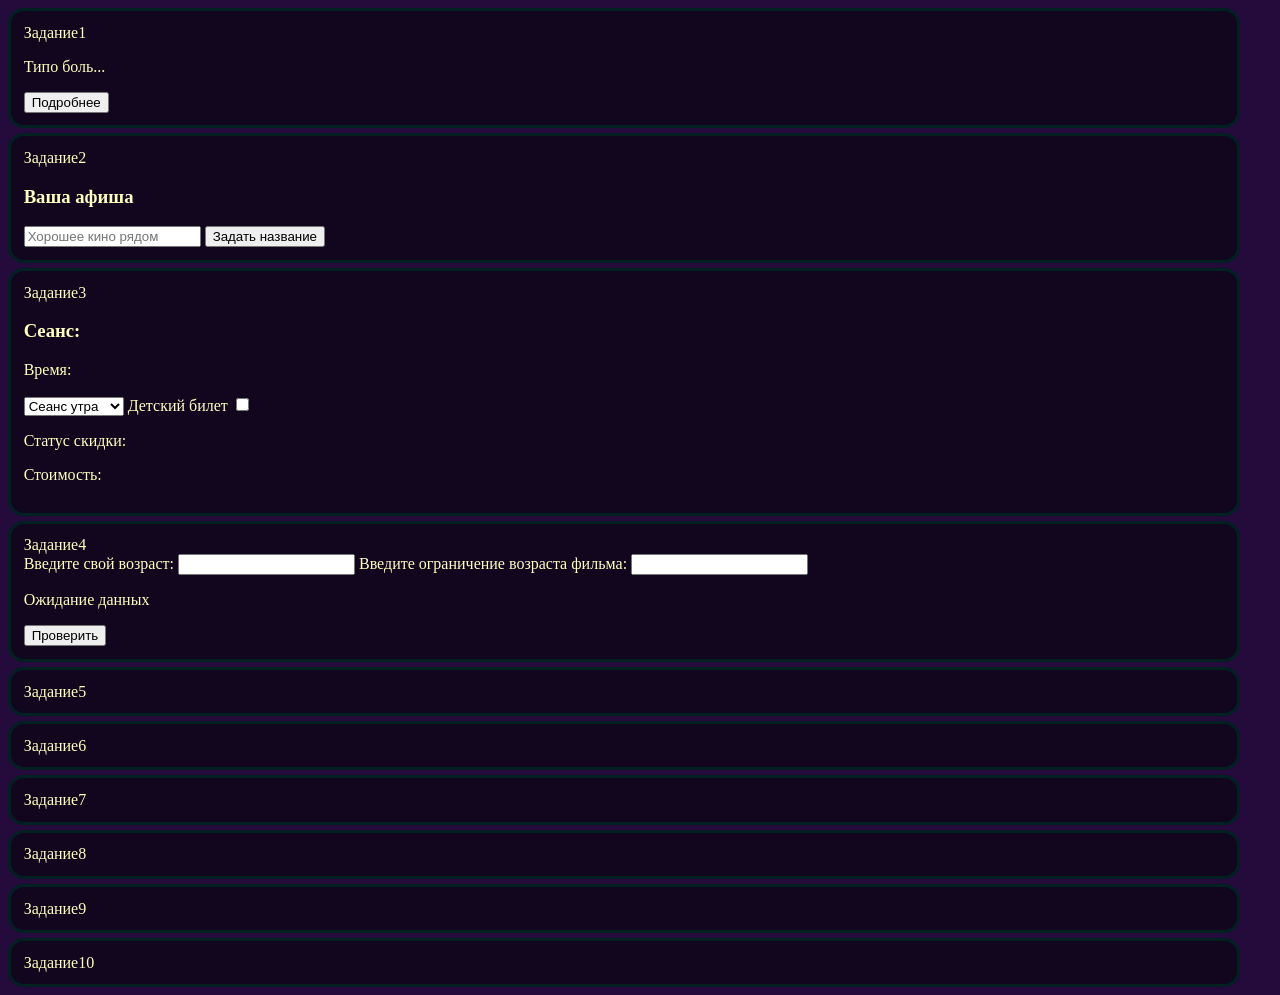
<file: 10 Задач/index.html>
<!DOCTYPE html>
<html lang="ru">
<head>
    <meta charset="UTF-8">
    <meta name="viewport" content="width=device-width, initial-scale=1.0">
    <title>Киноафиша</title>
    <link rel="stylesheet" href="./css/style.css">
    <script src="./js/app.js" defer></script>
</head>
<body>
    <section id="quest1">Задание1
        <article>
            <p id="filmDescription_q1">Описание фильма</p>
            <button id="moreInfo_q1">Подробнее</button>
        </article>
    </section>


    <section id="quest2">Задание2
        <article>
            <h1 id="title_q2">Ваша афиша</h1>
            <input type="text" name="" id="titleInput_q2" placeholder="Хорошее кино рядом">
            <button id="changeTitleBtn_q2">Задать название</button>
        </article>
    </section>


    <section id="quest3">Задание3
        <article>
            <h1 id="sFilmTitle_q3">Сеанс: </h1>
            <p id="time_q3">Время: </p>
            <select name="" id="selector_q3">
                <option value="0">Сеанс утра</option>
                <option value="1">Сеанс день</option>
                <option value="2">Сеанс вечер</option>
            </select>
            <label for="">
                Детский билет
                <input type="checkbox" name="" id="child_q3">
            </label>
            <p id="sellStatus_q3">Статус скидки: </p>
            <p id="cena_q3">Стоимость: </p>
        </article>
    </section>


    <section id="quest4">Задание4
        <article>
            <label>Введите свой возраст:
                <input type="number" name="" id="personStege_q4">
            </label>
            <label for="">Введите ограничение возраста фильмa:
                <input type="number" name="" id="filpStageLimit_q4">
            </label>
            <p id="result_q4">Ожидание данных</p>
            <button id="resultbtn_q4">Проверить</button>
        </article>
    </section>


    <section id="quest5">Задание5
        <article>

        </article>
    </section>


    <section id="quest6">Задание6
        <article>

        </article>
    </section>


    <section id="quest7">Задание7
        <article>

        </article>
    </section>


    <section id="quest8">Задание8
        <article>

        </article>
    </section>


    <section id="quest9">Задание9
        <article>

        </article>
    </section>


    <section id="quest10">Задание10
        <article>

        </article>
    </section>
</body>
</html>
</file>
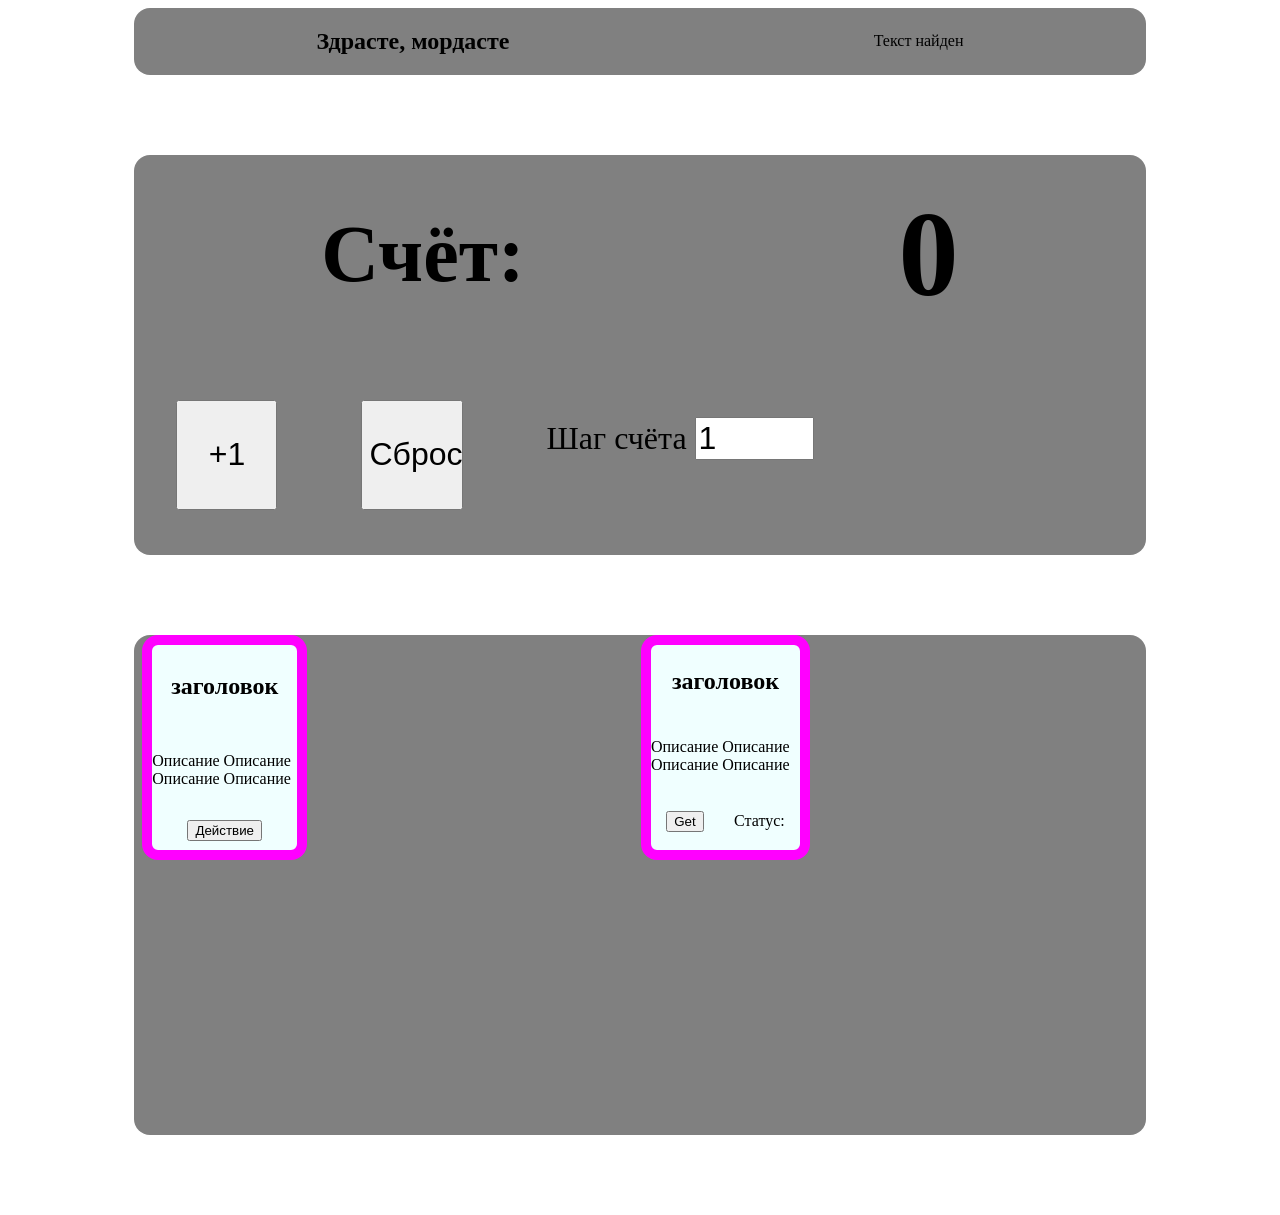
<file: js-Tester/index.html>
<!DOCTYPE html>
<html lang="ru">
<head>
    <meta charset="UTF-8">
    <meta name="viewport" content="width=device-width, initial-scale=1.0">
    <title>Тестер</title>
    <script src="./js/app.js" defer></script>
    <link rel="stylesheet" href="./css/style.css">
</head>
<body>
    <section class="first">
        <h1 class="title">Здрасте, мордасте</h1>
        <p class="startMessage" id="1massage">404 текст не найден</p>
    </section>
    <section class="second">
        <article class="counter">
            <b>Счёт:</b>
            <h2 id="counter" class="count">err</h2>
        </article>
        <article class="interfese">
            <button id="up">+1</button>
            <button id="reset">Сброс</button>
            <label>
                Шаг счёта
                <input type="number" name="" id="countStep" value="1">
                <p id="inputStepErr"></p>
            </label>
        </article>
    </section>
    <section class="cards">
        <article class="card" id="Card_0">
            <h2 id="cardTitle_0" class="title">заголовок</h2>
            <p id="cardDescription_0" class="description">Описание Описание Описание Описание </p>
            <button id="cardAction_0">Действие</button>
        </article>
        <article class="card" id="Card_1">
            <h2 id="cardTitle_1" class="title">заголовок</h2>
            <p id="cardDescription_1" class="description">Описание Описание Описание Описание </p>
            <button id="cardAction_1">Get</button>
            <p class="status" id="status">Cтатус:</p>
        </article>
    </section>
</body>
</html>
</file>
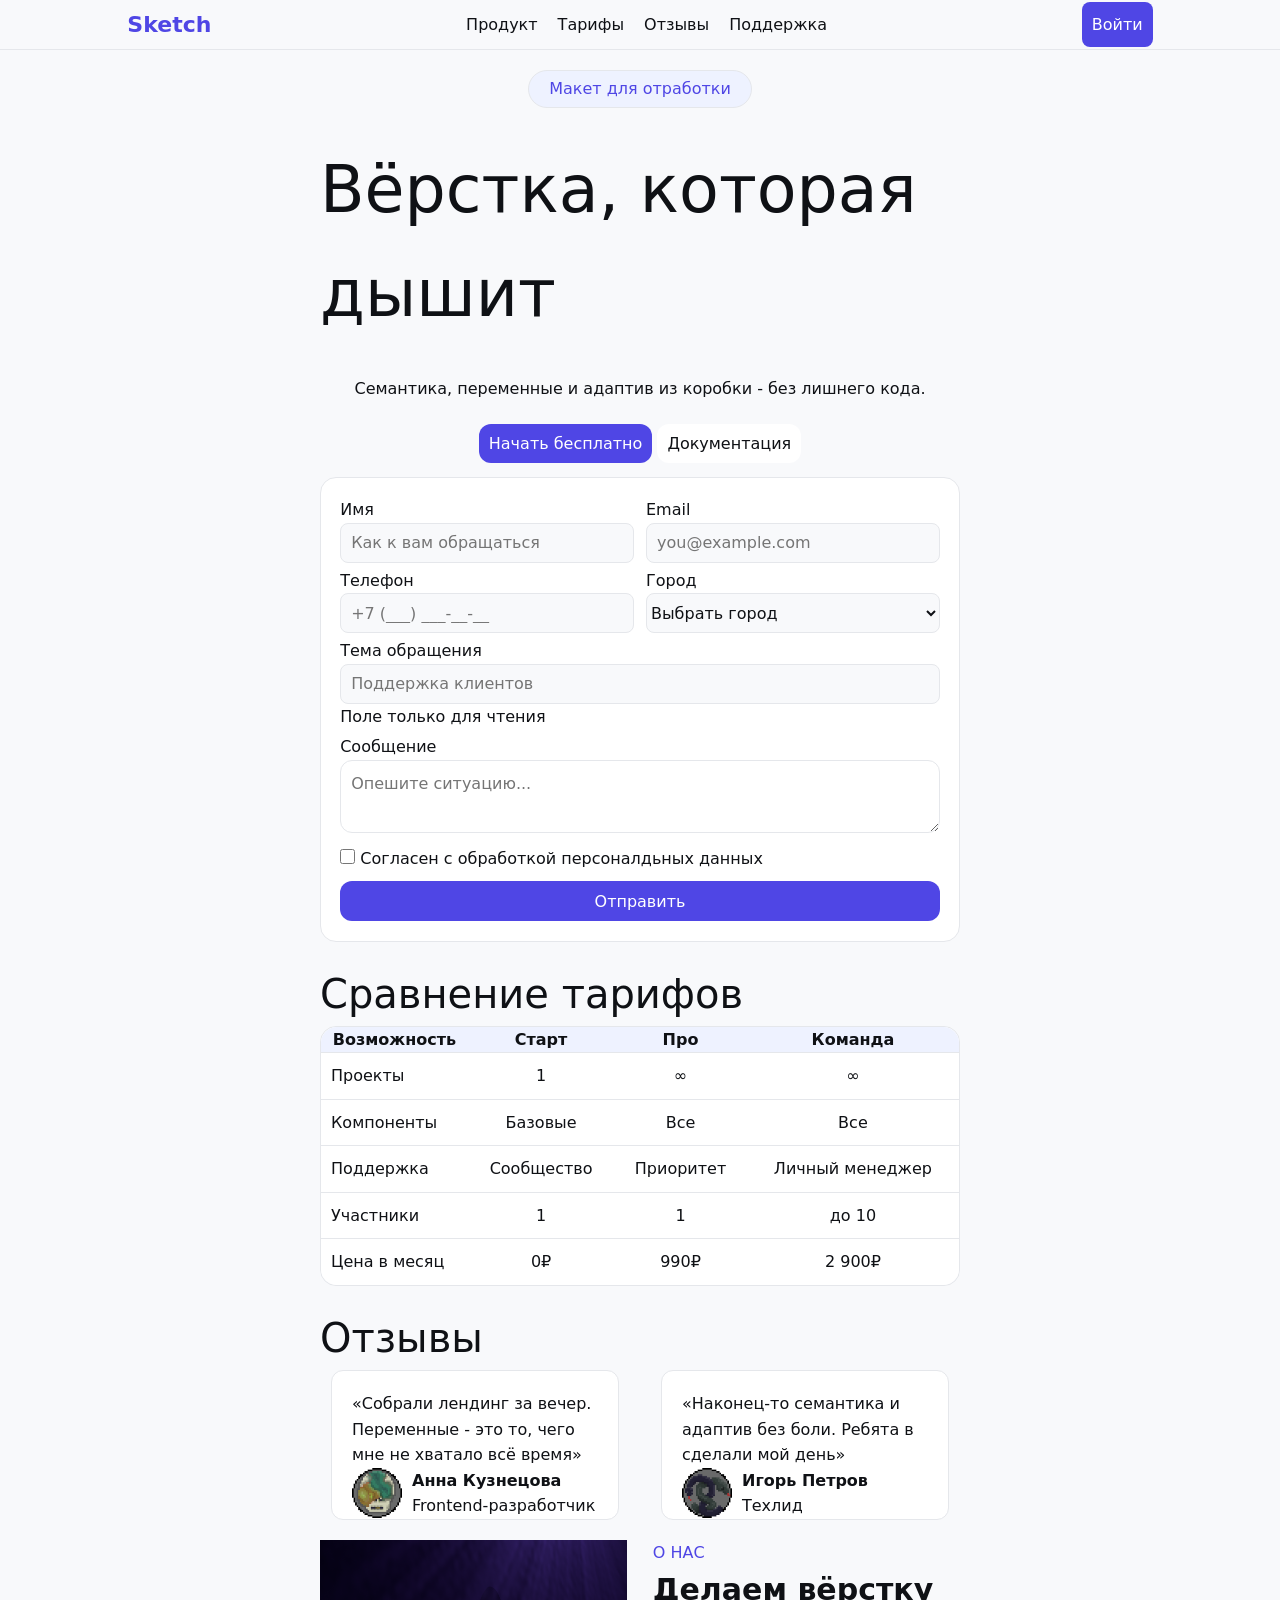
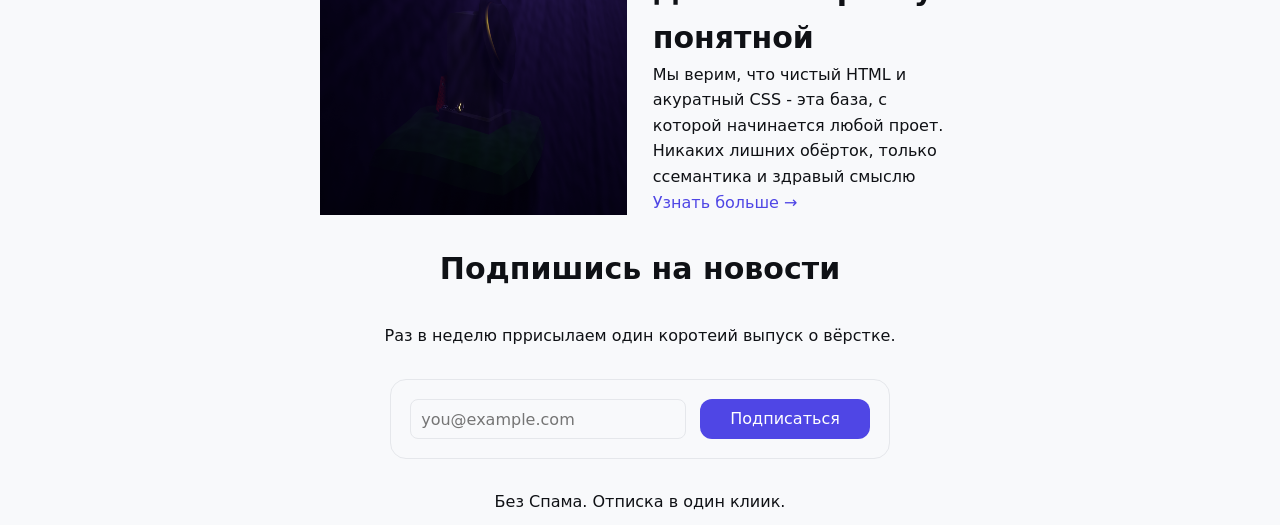
<file: Sketch/index.html>
<!DOCTYPE html>
<html lang="ru">
<head>
    <meta charset="UTF-8">
    <meta name="viewport" content="width=device-width, initial-scale=1.0">
    <title>Document</title>
    <link rel="stylesheet" href="./css/style.css">
    <link rel="stylesheet" href="./css/reset.css">
</head>
<body>
    <!-- div.header>div.logo>a[href="#"]^nav>a*4^div.singin>a -->
    <div class="header">
        
        <div class="logo">
            <a href="#">Sketch</a>
        </div>
        
        <nav>
            <a href="">Продукт</a>
            <a href="">Тарифы</a>
            <a href="">Отзывы</a>
            <a href="">Поддержка</a>
        </nav>
        
        <div class="singin">
            <a href="">Войти</a>
        </div>

    </div>
    
    <!-- section.main>span.tag{Макет для отработки}+h1{Вёрстка, которая дышит}+p{Семантика, переменные и адаптив из коробки - без лишнего кода.}+a[href="#"]*2 -->
    <section class="main">
        <span class="tag">Макет для отработки</span>
        <h1>Вёрстка, которая дышит</h1>
        <p>Семантика, переменные и адаптив из коробки - без лишнего кода.</p>
        <div>
            <a href="#">Начать бесплатно</a>
            <a href="#" asd>Документация</a>
        </div>
    </section>

    <!-- section.feedback>form:post>input:text+input:email+input:tel+select>option*4^input:text[readonly]+input:text+input:checkbox+button{Отправить} -->
    <section class="feedback">
        <form action="" method="post">
            <div class="input-grup">
                <label for="user-name">Имя</label>
                <input type="text" name="user-name" id="user-name" required placeholder="Как к вам обращаться">
            </div>

            <div class="input-grup">
                <label for="email">Email</label>
                <input type="email" name="email" id="email" required placeholder="you@example.com">
            </div>

            <div class="input-grup">
                <label for="phone-number">Телефон</label>
                 <input type="tel" name="phone-number" id="phone-number" required placeholder="+7 (___) ___-__-__">
            </div>

            <div class="input-grup">
                <label for="city">Город</label>
                <select name="city" id="city">
                    <option value="">Выбрать город</option>
                    <option value="">Москва</option>
                    <option value="">Санкт-Питербург</option>
                    <option value="">Сочи</option>
                </select>
            </div>

            <div class="input-grup" id="wight">
                <label for="message-type">Тема обращения</label>
                <input type="text" name="message-type" id="message-type" required readonly placeholder="Поддержка клиентов">
                <p>Поле только для чтения</p>
            </div>

            <div class="input-grup" id="wight">
                <label for="massage">Cообщение</label>
                <textarea name="message" id="massage" placeholder="Опешите ситуацию..."></textarea>
                
            </div>
            
            <div class="input-grup" id="wight">
                <input type="checkbox" name="Yes, i do" id="Yes, i do" required>
                <label for="Yes, i do">Согласен с обработкой персоналдьных данных</label>
            </div>
            
            <div></div><button>Отправить</button></div>
        </form>
    </section>

    <!-- section.tarifs>table>h2{Сравнение тарифов}+tr>th{asd}*4^tr*5>td{asd}*4 -->
    <section class="tarifs">
    <h2>Сравнение тарифов</h2>
    <div class="tabelwallpaper">
        
        <table>      
            <tr>
                <th>Возможность</th>
                <th centr>Старт</th>
                <th centr>Про</th>
                <th centr>Команда</th>
            </tr>
            <tr>
                <td>Проекты</td>
                <td centr>1</td>
                <td centr>∞</td>
                <td centr>∞</td>
            </tr>
            
            <tr>
                <td>Компоненты</td>
                <td centr>Базовые</td>
                <td centr>Все</td>
                <td centr>Все</td>       
            </tr>
            
            <tr>
                <td>Поддержка</td>
                <td centr >Сообщество</td>
                <td centr >Приоритет</td>
                <td centr >Личный менеджер</td>        
            </tr>
            
            <tr>
                <td>Участники</td>
                <td centr >1</td>
                <td centr >1</td>
                <td centr >до 10</td>
            </tr>
            
            <tr>
                <td>Цена в месяц</td>
                <td centr >0₽</td>
                <td centr >990₽</td>
                <td centr >2 900₽</td>
            </tr>
        </table>
    </div>
    </section>

    <!-- section.reviews>h2{Отзывы}+article.reviews-container>art.review*2>q.rewiews-text+div.autor>div.avatar>img^b.autor-name+p.autor-rank -->
    <section class="reviews">
        <h2>Отзывы</h2>
        <article class="reviews-container">
            <!-- оригинальные фотки не загрузись по этому закинул иконки божеств из сюжет апартии, что я веду -->

            <article class="review">
            
                <q class="rewiews-text">Собрали лендинг за вечер. Переменные - это то, чего мне не хватало всё время</q>
            
                <div class="autor">
            
                    <div class="avatar">
                        <img src="./img/Ярнаби.png" alt="">
                    </div>
                    <div>
                        <b class="autor-name">Анна Кузнецова</b>
                        <p class="autor-rank">Frontend-разработчик</p>
                    </div>
            
                </div>
            
            </article>
            
            <article class="review">
            
                <q class="rewiews-text">Наконец-то семантика и адаптив без боли. Ребята в сделали мой день</q>
            
                <div class="autor">
            
                    <div class="avatar"><img src="./img/Септим-и-Серпентиус.png" alt=""></div>
                    <div>
                        <b class="autor-name">Игорь Петров</b>
                
                        <p class="autor-rank">Техлид</p>
                    </div>
            
                </div>
            
            </article>

        </article>

    </section>

    <!-- section.about-me>div.team>img^span{О НАС}+h2+p.description{Мы верим, что чистый HTML и акуратный CSS - эта база, с которой начинается любой проет. Никаких лишних обёрток, только ссемантика и здравый смыслю}+a{Узнать больше →} -->
    <section class="about-me">
        <img src="./img/магила-марго.png" alt="">
        <div class="text">
            <span>О НАС</span>
            <h2>Делаем вёрстку понятной</h2>
            <p class="description">Мы верим, что чистый HTML и акуратный CSS - эта база, с которой начинается любой проет. Никаких лишних обёрток, только ссемантика и здравый смыслю</p>
            <a href="" class="more">Узнать больше →</a>

        </div>
    </section>

    <!-- section.footer>h3{Подпишись на новости}+p{Раз в неделю пррисылаем один коротеий выпуск о вёрстке.}+form:post>input:email+button{Подписаться}^p{Без Спама. Отписка в один клиик.} -->
    <section class="footer">
        <h3>Подпишись на новости</h3>
        <p>Раз в неделю пррисылаем один коротеий выпуск о вёрстке.</p>
        <form action="" method="post">
            <input type="email" name="email" id="email" required placeholder="you@example.com">
            <button>Подписаться</button>
        </form>
        <p>Без Спама. Отписка в один клиик.</p>
    </section>
</body>
</html>
</file>
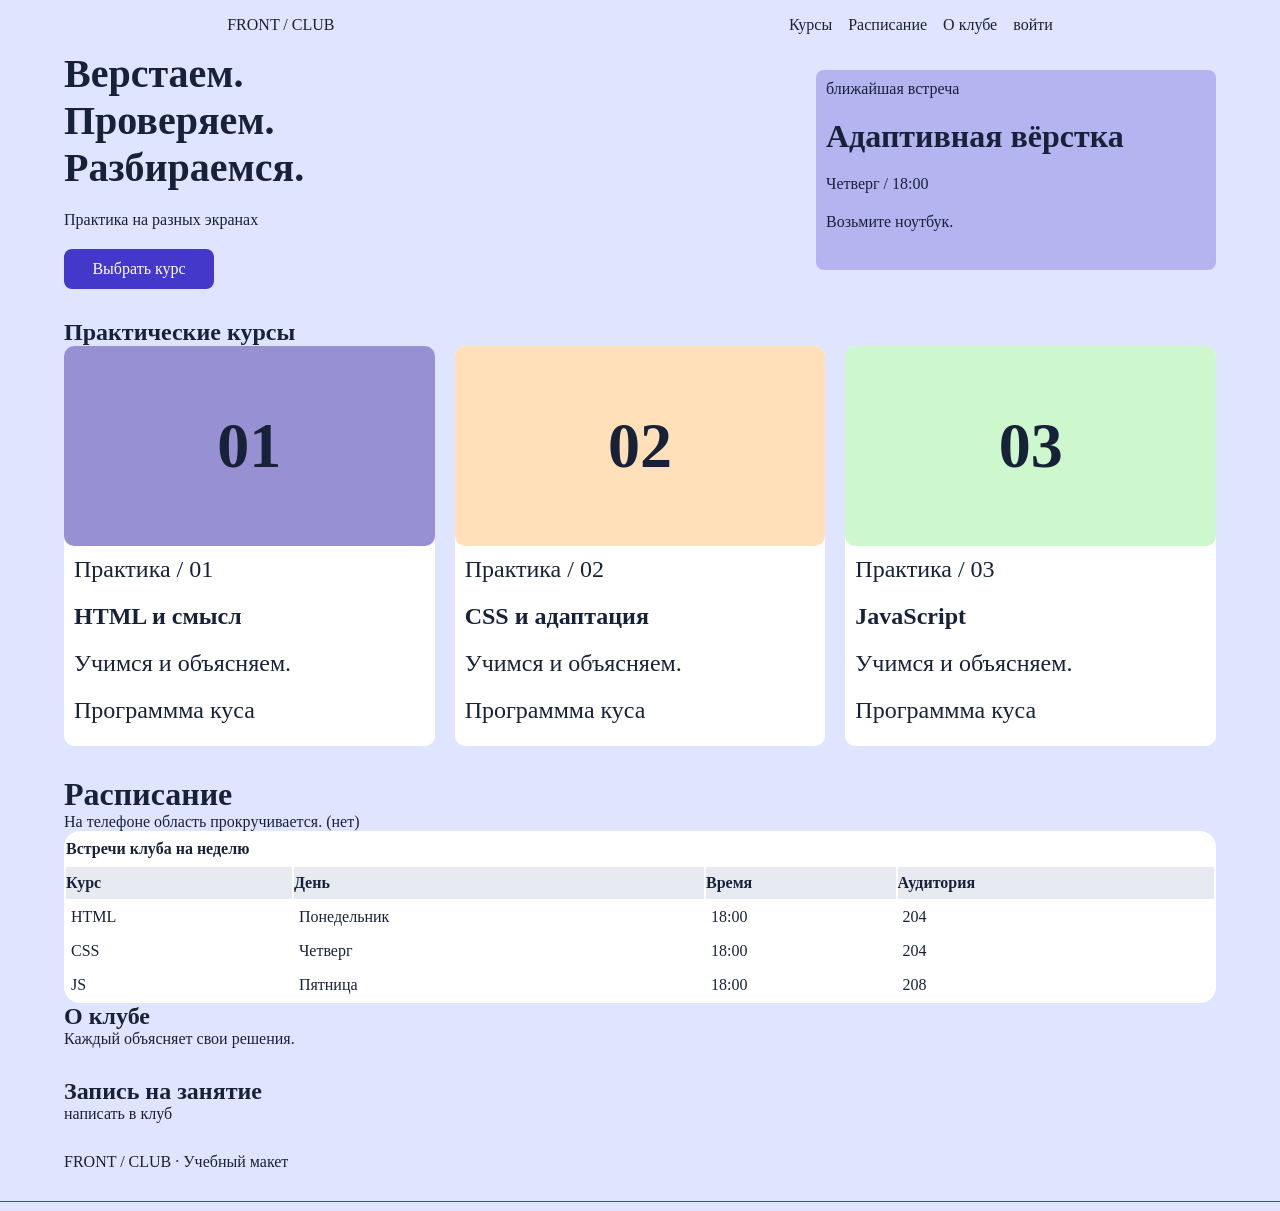
<file: Адаптив/index.html>
<!DOCTYPE html>
<html lang="ru">
<head>
    <meta charset="UTF-8">
    <meta name="viewport" content="width=device-width, initial-scale=1.0">
    <title>Макет FRONT/CLUB</title>
    <link rel="stylesheet" href="./css/style.css">
    <link rel="stylesheet" href="./css/base.css">
</head>
<body>
    <header>
        <a href="#home" class="logo">FRONT / CLUB</a>
        <nav>
            <ul>
                <li><a href="#courses">Курсы</a></li>
                <li><a href="#schedule">Расписание</a></li>
                <li><a href="#about">О клубе</a></li>
                <a href="#">войти</a>
            </ul>
        </nav>
    </header>
    <main >
        <section class="hero container" >
            <article>
                <span class="title">
                    <h1>Верстаем.</h1>
                    <h1>Проверяем.</h1>
                    <h1>Разбираемся.</h1>
                </span>

                <p>Практика на разных экранах</p>
                <div class="btn"><a  href="#" rel="">Выбрать курс</a></div>
            </article>

            <article>
                <p>ближайшая встреча</p>
                <h2>Адаптивная вёрстка</h2>
                <p>Четверг / 18:00</p>
                <p>Возьмите ноутбук.</p>
            </article>

        </section>

        <section class="courses container">
            <h2>Практические курсы</h2>
            <article class="card_container">

                <article class="card" id="1">
                    <span class="card-image" >
                        <h2>01</h2>
                    </span>
                    <span class="card-text">
                        <p>Практика / 01</p>
                        <h3>HTML и смысл</h3>
                        <p>Учимся и объясняем.</p>
                        <a href="#join">Программма  куса</a>
                    </span>
                </article>
                <article class="card" id="2">
                    <div class="card-image">
                        <h2>02</h2>
                    </div>
                    <span class="card-text">
                        <p>Практика / 02</p>
                        <h3>CSS и адаптация</h3>
                        <p>Учимся и объясняем.</p>
                        <a href="#join">Программма  куса</a>
                    </span>
                </article>
                <article class="card" id="3">
                    <span class="card-image">
                        <h2>03</h2>
                    </span>
                    <span class="card-text">
                        <p>Практика / 03</p>
                        <h3>JavaScript</h3>
                        <p>Учимся и объясняем.</p>
                        <a href="#join">Программма  куса</a>
                    </span>
                </article>
            </article>
        </section>

        <section class="info container">
            <article class="info_schedule">
                <h2 class="title">Расписание</h2>
                <p>На телефоне область прокручивается. (нет)</p>
                <table>
                    <thead>
                        <tr>
                            <th colspan="4">Встречи клуба на неделю</th>
                        </tr>
                        <tr>
                            <th>Курс</th>
                            <th>День</th>
                            <th>Время</th>
                            <th>Аудитория</th>
                        </tr>
                    </thead>
                    <tbody>
                        <tr>
                            <td>HTML</td>
                            <td>Понедельник</td>
                            <td>18:00</td>
                            <td>204</td>
                        </tr>
                        <tr>
                            <td>CSS</td>
                            <td>Четверг</td>
                            <td>18:00</td>
                            <td>204</td>
                        </tr>
                        <tr>
                            <td>JS</td>
                            <td>Пятница</td>
                            <td>18:00</td>
                            <td>208</td>
                        </tr>
                    </tbody>
                    </table>
            </article>
            <article class="info_about-clube">
                <h2>О клубе</h2>
                <p>Каждый объясняет свои решения.</p>
            </article>
        </section>

        <section class="write container">
            <h2>Запись на занятие</h2>
            <a href="">написать в клуб</a>
        </section>
        <section class="container">
            <p>FRONT / CLUB · Учебный макет</p>
        </section>
    </main>
    <footer>
        
    </footer>

</body>
</html>
</file>
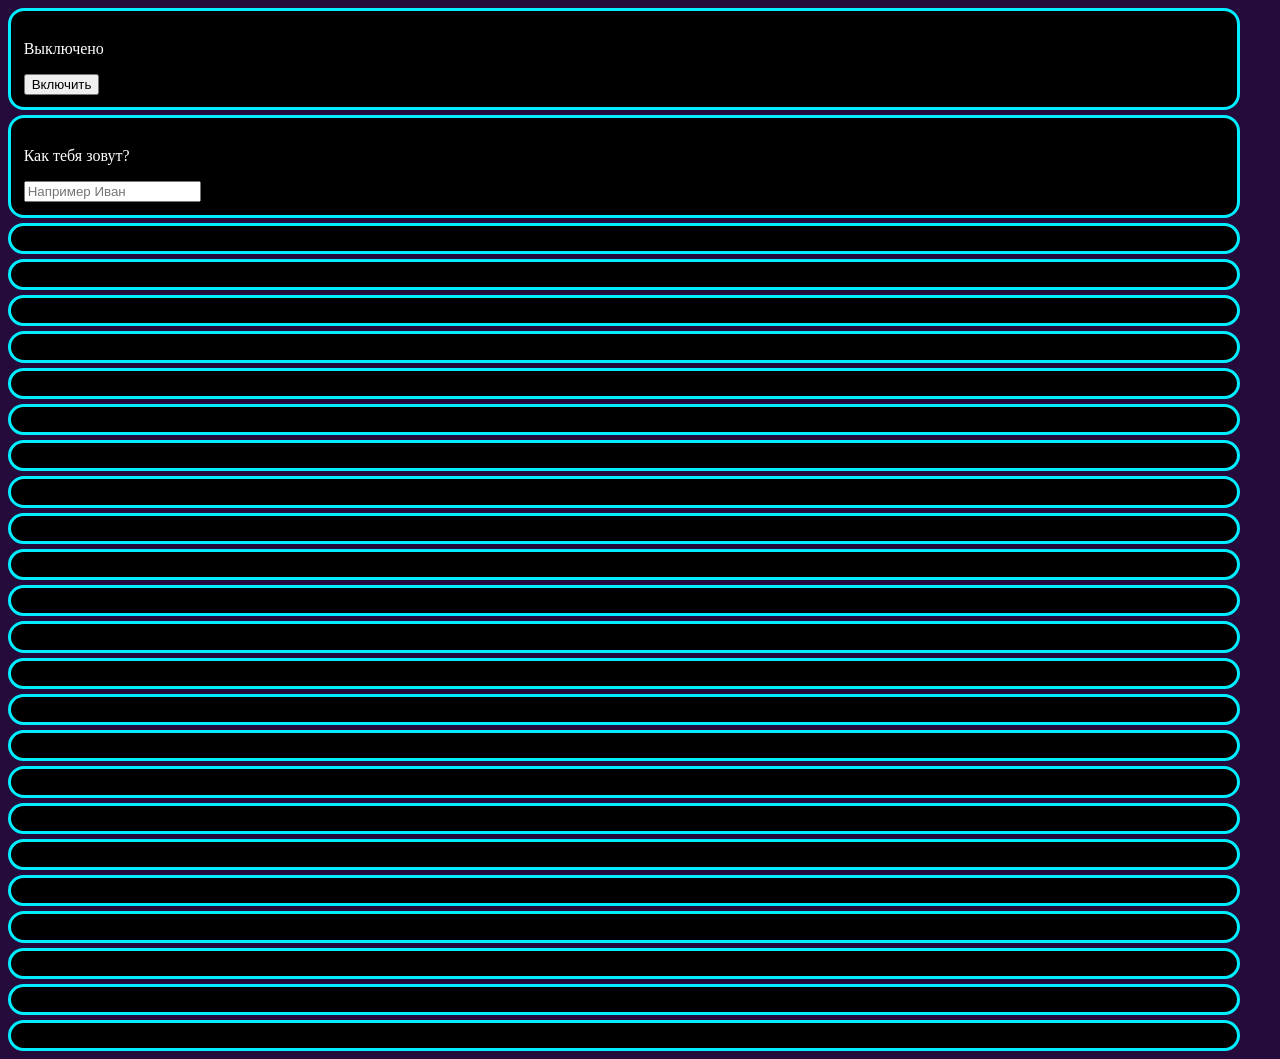
<file: JS-25quest/idex.html>
<!DOCTYPE html>
<html lang="ru">
<head>
    <meta charset="UTF-8">
    <meta name="viewport" content="width=device-width, initial-scale=1.0">
    <title>Document</title>
    <script src="./app.js" defer></script>
    <link rel="stylesheet" href="./style.css">
</head>

<body>
    <!-- 1 задание изменщик состояния -->
    <section>
        <p id="message_change">Выключено</p>
        <button type="button" id="change_btn">Включить</button>
    </section>
    <!-- 2 задание Приветствие с введённым именем -->
    <section>
        <p id="helloName_txt">Как тебя зовут?</p>
        <input type="text" name="" id="helloName_input" placeholder="Например Иван">
    </section>
    <!--  -->
    <section>

    </section>
    <!--  -->
    <section>
        
    </section>
    <!--  -->
    <section>

    </section>
    <!--  -->
    <section>

    </section>
    <!--  -->
    <section>

    </section>
    <!--  -->
    <section>

    </section>
    <!--  -->
    <section>

    </section>
    <!--  -->
    <section>

    </section>
    <!--  -->
    <section>

    </section>
    <!--  -->
    <section>

    </section>
    <!--  -->
    <section>

    </section>
    <!--  -->
    <section>

    </section>
    <!--  -->
    <section>

    </section>
    <!--  -->
    <section>

    </section>
    <!--  -->
    <section>

    </section>
    <!--  -->
    <section>

    </section>
    <!--  -->
    <section>

    </section>
    <!--  -->
    <section>

    </section>
    <!--  -->
    <section>

    </section>
    <!--  -->
    <section>

    </section>
    <!--  -->
    <section>

    </section>
    <!--  -->
    <section>

    </section>
    <!--  -->
    <section>

    </section>
</body>
</html>
</file>
<file: 10 Задач/css/style.css>
section{
    width: 95%;
    border: 3px solid rgb(0, 32, 34);
    border-radius: 1rem;
    padding: 1%;
    margin-bottom: 5px;
    background-color: rgba(0, 0, 0, 0.5);
    color: rgb(255, 255, 192);
}
body{
    background-color: rgba(35, 10, 59, 0.993);
}
</file>
<file: js-Tester/css/style.css>
section{
    margin-bottom: 5rem;
    margin-inline: 10%;
    border-radius: 1rem;
    background-color: grey;
    display: flex;
    width: 80%;
    height: auto;
    align-items: center;
    justify-content: space-around;
        flex-wrap: wrap;
}
.second{
    height: 400px;
}
.second button{
    height: 55%;
    width: 10%;
    font-size: 2rem;
}
.second label{
    font-size: 2rem;
}
.second label input{
    font-size: 2rem;
    height: 30%;
    width:  20%;
}
.counter{
    width: 100%;
    height: 50%;
    display: flex;
    align-items: center;
    justify-content: space-around;
    font-size: 5rem;
}
.interfese{
    width: 100%;
    height: 50%;
    display: flex;
    align-items: center;
    justify-content: space-around;
    
}

.cards{
    height: 500px;
    display: grid;
    grid-auto-flow: column;
    align-items: start;
    align-content: start;
}

.card{
display: flex;
flex-direction: row;
flex-wrap: wrap;
justify-content: space-around;
align-items: center;
width: 30%;
height: 100%;
background-color: azure;
border: #FF00FF 10px solid; 
border-radius: 1rem;
color: black;
}

.in-select{
    display: flex;
flex-direction: row;
flex-wrap: wrap;
justify-content: space-around;
align-items: center;
width: 30%;
height: 100%;
background-color: rgb(34, 36, 36);
border: #00ff00 10px solid; 
border-radius: 1rem;
color: azure;
}
</file>
<file: Sketch/css/style.css>
:root {
  /* Цвета */
  --color-bg: #f8f9fb;          /* фон страницы */
  --color-surface: #ffffff;      /* фон карточек, форм, шапки */
  --color-text: #0f1115;         /* основной цвет текста */
  --color-muted: #6b7280;        /* приглушённый текст (описания, подписи) */
  --color-accent: #4f46e5;       /* акцентный цвет (кнопки, ссылки) */
  --color-accent-hover: #4338ca; /* акцент при наведении */
  --color-accent-soft: #eef2ff;  /* мягкий акцент (фон плашек, ховер строк) */
  --color-border: #e5e7eb;       /* цвет границ *


  /* Скругления */
  --radius-sm: 8px;    /* маленькие элементы (иконки, чекбокс) */
  --radius-md: 12px;   /* кнопки, инпуты */
  --radius-lg: 16px;   /* карточки, формы, картинки */
  --radius-pill: 999px;/* пилюли (бейджи) */

  /* Отступы */
  --space-xs: 8px;     /* очень маленький */
  --space-sm: 12px;    /* маленький */
  --space-md: 20px;    /* средний */
  --space-lg: 32px;    /* большой */
  --space-xl: 72px;    /* очень большой (секции) */

  /* Скорость анимации */
  --transition: 0.2s; /* длительность transition */
}

body {
  font-family: "Inter", system-ui, -apple-system, "Segoe UI", sans-serif; /* шрифт: Inter, если не загрузился — системный */
  font-size: 16px;      /* базовый размер текста */
  font-weight: 400;     /* обычная жирность */
  line-height: 1.6;     /* высота строки — 1.6 от размера шрифта (для чтения) */
  background: var(--color-bg);   /* фон страницы из переменной */
  color: var(--color-text);      /* основной цвет текста из переменной */
}


section{
    margin-inline: 25%;
    margin-bottom: 20px;
}
.header{
    display: flex;
    justify-content: space-around;
    align-items: center;
    margin: none;
    height: 50px;
    border-bottom: var(--color-border) 1px solid;

}
.header .logo{
    font-size: 22px;
    color: var(--color-accent);
    font-weight: 900;
}
.singin{
    padding: 10px;
    background-color: var(--color-accent);
    color: var(--color-surface);
    border-radius: var(--radius-sm);
}
nav{
    display: flex;
    gap: 20px;
}

form{
    display: flex;
    flex-wrap: wrap;
    justify-content: space-between;
    width: 100%;
    padding: 3%;
    background-color: var(--color-surface);
    gap: 5px;
    border-radius: var(--radius-lg);
    border: var(--color-border) 1px solid;
}
form select{
    border-style: none ;
    border: var(--color-border) 1px solid;
}
form select:focus{
    outline: var(--color-accent-hover);
    border: var(--color-accent-hover) 1px solid;
}
section div a:hover{
    border: var(--color-border) 1px solid;
}
section div a:first-child:hover{
    background-color: var(--color-accent-hover);
}
input{
    border-style: none;
    border: var(--color-border) 1px solid;
    padding: 10px;
}
input:focus{
    outline-style: none;
    background-color: var(--color-surface);
    border-color: var(--color-accent-hover);
}
.input-grup{
    width: 49%;
}
.input-grup[id="wight"]{
    width: 100%;
}
.input-grup input, select{
    height: 40px;
    width: 100%;
    border-radius: var(--radius-sm);
    border-color: var(--color-border);
    background-color: var(--color-bg);
}
.input-grup input[type="checkbox"]{
    width: 15px;
    height: 15px;
    align-items: center;
}
textarea{
    resize: vertical;
    padding: 10px;
    border-radius: var(--radius-md, 8px);
    border: 1px solid var(--color-border);
    font-family: inherit;
    width: 100%;
}
.input-grup input:focus{
    background-color: var(--color-surface);
    border-color: var(--color-accent-hover);
}
div~button{
    width: 100%;
    height: 40px;
    border-radius: var(--space-sm);
    background-color: var(--color-accent);
    color: var(--color-surface);
}
.main{
    display: flex;
    align-items: center;
    flex-direction: column;
    gap: 30px;
    padding-block: 10px;
    margin-block: 10px;
}
.main span{
    background-color: var(--color-accent-soft);
    padding: 5px;
    padding-inline: 20px;
    border-radius: var(--radius-pill);
    color: var(--color-accent);
    border: var(--color-border) 1px solid;

}
.main a{
    padding: 10px;
    background-color: var(--color-accent);
    border-radius: var(--space-sm);
    color: var(--color-surface);
}
.main a[asd]{
    background-color: var(--color-surface);
    color: var(--color-text);
}
h1{
    font-weight: 900;
font-size: 65px;
}

h2{
    font-weight: 900;
    font-size: 40px;
}
.tabelwallpaper{
border: var(--color-border) 1px solid;
border-radius: var(--radius-lg);
}
table{
    background-color: var(--color-surface);
    border-radius: var(--radius-lg);
    overflow: hidden; 
    
}
td[centr]{
    text-align: center;   /* Горизонтальное по центру */
  vertical-align: middle; /* Вертикальное по центру */
  padding: 10px; 
  
}
td{
    padding-left: 10px;
    border-top: 1px solid var(--color-border);
}
th{
    background-color: var(--color-accent-soft);
}
tr:hover{
    background-color: var(--color-accent-soft);
}

.reviews-container{
    display: flex;
    gap: 20px;
    justify-content: space-around;
}
.review{
    display: flex;
    flex-wrap: wrap;
    border: var(--color-border) 1px solid;
}
.reviews h2{
    width: 100%;
}
.review{
height: 150px;
width: 45%;
padding: 20px;
border-radius: var(--radius-md);
background-color: var(--color-surface);
}
.avatar{
    height: 50px;
    width: 50px;
    border-radius: var(--radius-pill);
}
.autor{
    display: flex;
    gap: 10px;
    align-items: center;
}

.about-me{
    display: flex;
    flex-wrap: wrap;
    gap: 4%;
}
.about-me img{
    width: 48%;
}
.about-me .text{
    width: 48%;
}
.about-me h2{
    font-size: 30px;
    font-weight: 800;
}
.text{
    display: flex;
    flex-direction: column;
    flex-wrap: wrap;
    justify-content: space-around;
}
.text span{
    color: var(--color-accent);
}
.more{
    color: var(--color-accent);
}
.footer{
display: flex;
    align-items: center;
    flex-direction: column;
    gap: 30px;
    padding-block: 10px;
    margin-block: 10px;
}
.footer h3{
    font-weight: 900;
    font-size: 30px;
}
.footer form{
    width: 500px;
    background-color: var(--color-bg);
}
.footer input{
    height: 40px;
    width: 60%;
    border-radius: var(--radius-sm);
    border-color: var(--color-border);
    background-color: var(--color-bg);
}
.footer button{
    border-radius: var(--space-sm);
    background-color: var(--color-accent);
    color: var(--color-surface);
    padding-inline: 30px;
}
</file>
<file: Адаптив/css/style.css>
* {
  margin: 0;
  padding: 0;
  box-sizing: border-box;
  list-style: none;
  text-decoration: none;
  outline: var(--accent);
}

:root {
  /* Цвета и фоны */
  --page: #f4f5f8;            /* Фон страницы */
  --paper: #ffffff;           /* Шапка, карточки, таблица */
  --ink: #172238;             /* Основной текст */
  --accent: #4338ca;          /* Акцент и фокус */
  --line: #d7dbe5;            /* Границы */
  --hero-bg: #dfe5ff;         /* Фон заметки в hero */
  --cover-html: #dce3ff;      /* Первая обложка */
  --cover-css: #f7dcc6;       /* Вторая обложка */
  --cover-js: #cfebdf;        /* Третья обложка */
  --overlay: #172238;         /* Непрозрачный слой первой обложки */
  --on-overlay: #ffffff;      /* Текст на тёмном фоне */
  --table-head: #e8eaf2;      /* Фон заголовков таблицы */

  /* Размеры, отступы и сетка */
  --space: 1rem;              /* Базовый отступ */
  --gutter: 1rem;             /* Боковое поле контейнера */
  --gap-cards: 1.25rem;       /* Промежуток между карточками */
  --radius: 1rem;             /* Скругление крупных блоков */
  --content: 72rem;           /* Максимальная ширина контейнера */

  /* Границы и фокус */
  --border-width: 1px;        /* Тонкая граница */
  --focus-width: 3px;         /* Толщина фокусной рамки */
  --focus-offset: 4px;        /* Расстояние рамки от элемента */

  /* Анимация */
  --transition-fast: 180ms;   /* Время появления слоя */
}

/* Экран 1440px и меньше: 3 колонки */
@media (max-width: 1440px) {
    .card_container {
        grid-template: repeat(1, 1fr) / repeat(3, 1fr);
    }    
}

/* Экран 768px и меньше: 2 колонки */
@media (max-width: 768px) {
    .card_container {
        grid-template: repeat(2, 1fr) / repeat(2, 1fr);
    }    
}

/* Экран 360px и меньше: 1 колонка */
@media (max-width: 360px) {
    .card_container {
        grid-template: repeat(3, 1fr) / repeat(1, 1fr);
    }    
}

body {
  background-color: var(--hero-bg);
  color: var(--ink);
}

.container {
  
  width: min(calc(100% - var(--gutter) * 2), var(--content)); 

  margin-inline: auto;
} 

header{
  display: flex;
  justify-content: space-around;
  align-items: center;
  width: 100%;
  height: 50px;
}
header nav ul{
  display: flex;
  gap: var(--space);
}
main{
  background-color: var(--hero-bg);
}
.hero{
  display: flex;
  align-items: center;
  justify-content: space-between;
  flex-wrap: wrap;
}
.hero article{
  display: flex;
    gap: 20px;
    flex-direction: column;
}
.hero article:last-child{
  background-color: #4438ca48;
  height:200px;
  width: 400px;
  display: flex;
  padding: 10px;
  border-radius: 0.5rem;
}
.hero article:last-child h2{
  font-size: 2rem;
}
.btn{
  height: 40px;
  width: 150px;
  background-color: var(--accent);
  color: var(--paper);
  border-radius: 0.5rem;
  display: flex;
  align-items: center;
  justify-content: space-around;
}

section{
  margin-bottom: 30px;
}

.card_container{
  display: grid;
  grid-auto-flow: column;
  gap: var(--gap-cards);
}
.card{
    height: 400px;
    display: flex;
    flex-direction: column;
    border-radius: 10px;
    background-color: var(--paper);
}
.card-image{
  border-radius: inherit;
}
.card-image h2{
  font-size: 4rem;
}
.card[id="1"] .card-image{
background-color: #9791d3;
}
.card[id="2"] .card-image{
background-color: #ffe0b8;
}
.card[id="3"] .card-image{
background-color: #cdf8cd;
}
.card-image{
  display: flex;
  width: 100%;
  height: 50%;
  align-items: center;
  justify-content: center;
}
.card-text{
      display: flex;
    flex-direction: column;
    justify-content: space-around;
    gap: 20px;
    padding: 10px;
}
.hero .title{
  font-size: 40px;
}
.courses{
  font-size: 1.5rem;
}

table{
  width: 100%;
  border-radius: 1rem;
  background-color: var(--paper);
}
th{
  text-align: left;
}
thead tr:last-child{
  background-color: var(--table-head);
}
tr{
  height: 2rem;
}
td{
  padding: 5px;
}
.info_schedule .title{
font-size: 2rem;
}
.info_about-clube h2{
font-size: 1.5rem;
}
.write h2{
  font-size: 1.5rem;
}
footer{
  border-top: var(--border-width) outset var(--overlay);
  width: 100%;
  height: 10px;
}
</file>
<file: Адаптив/css/base.css>
h1, h2, h3, h4, h5, h6, a{
    font-size: inherit;
    color: inherit;
}
</file>
<file: JS-25quest/style.css>
section{
    width: 95%;
    border: 3px solid rgb(0, 238, 255);
    border-radius: 1rem;
    padding: 1%;
    margin-bottom: 5px;
    background-color: black;
    color: white;
}
body{
    background-color: rgba(35, 10, 59, 0.993);
}
</file>
